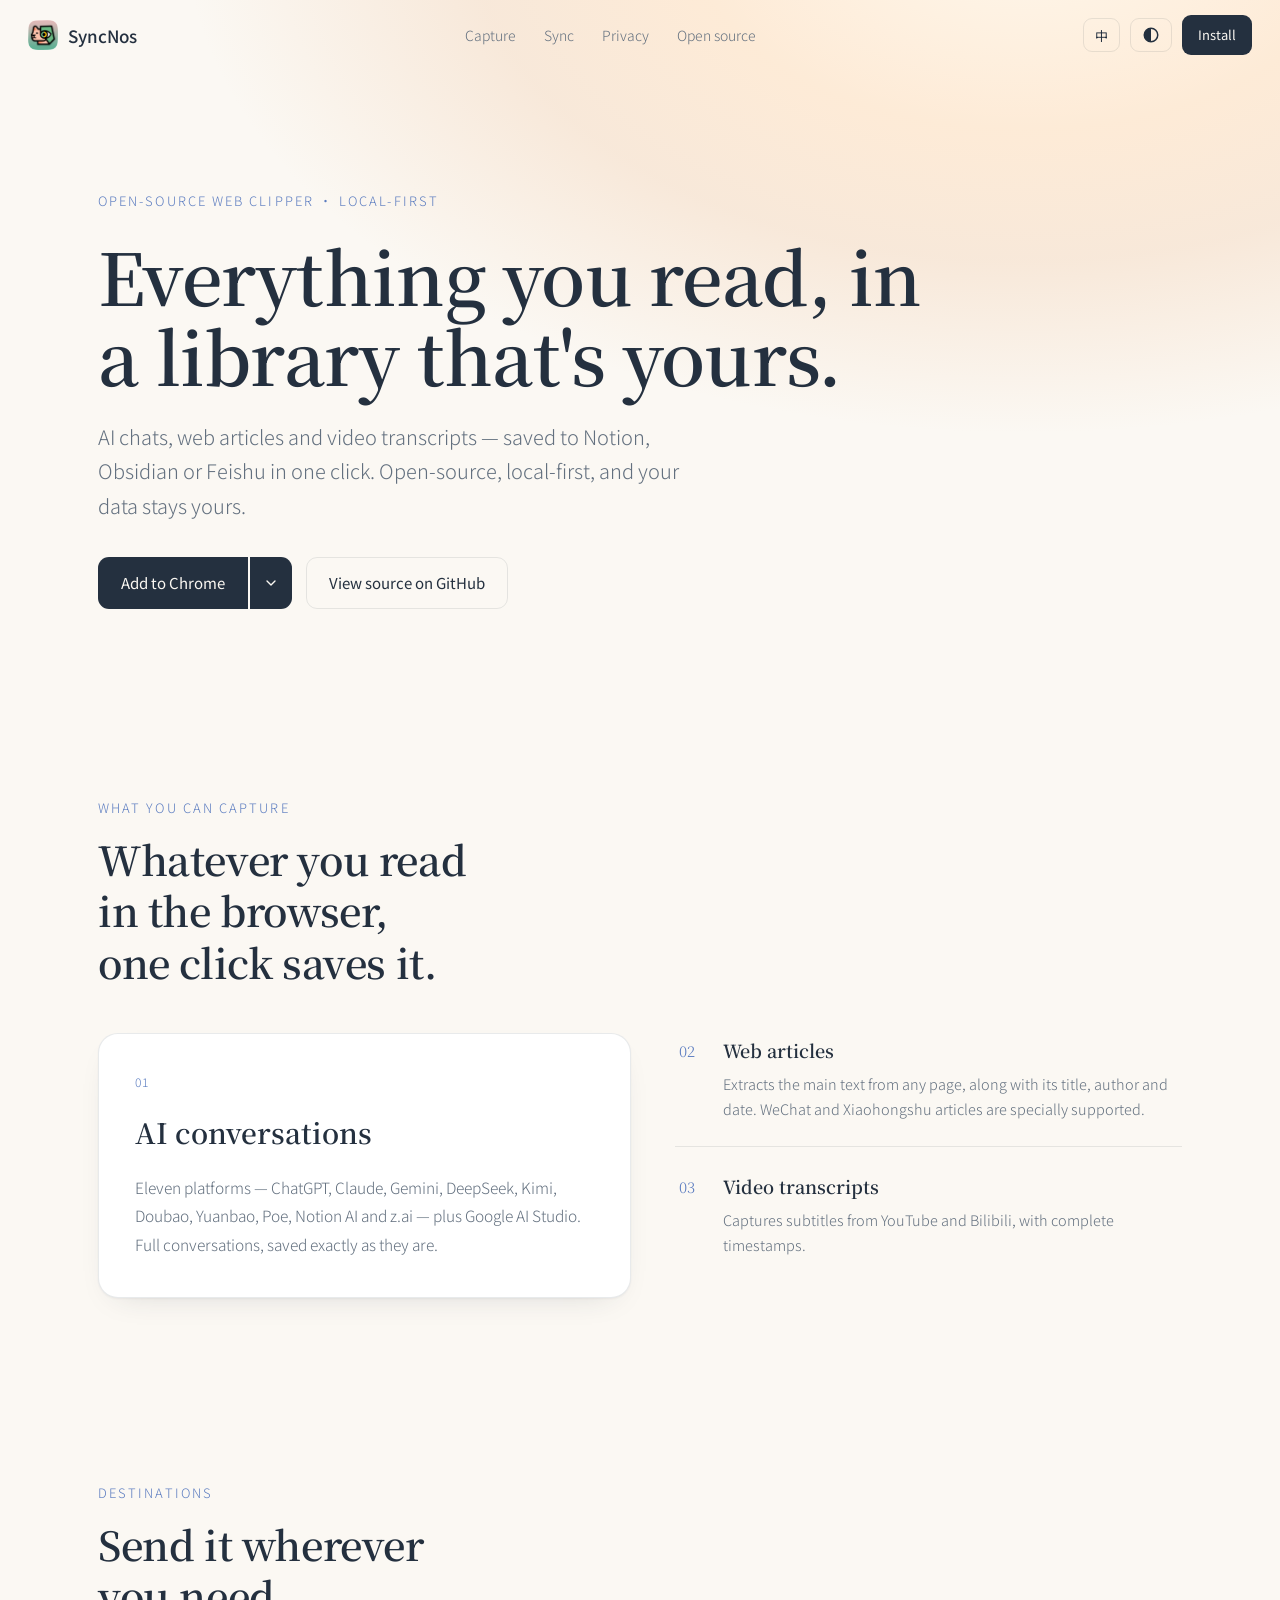
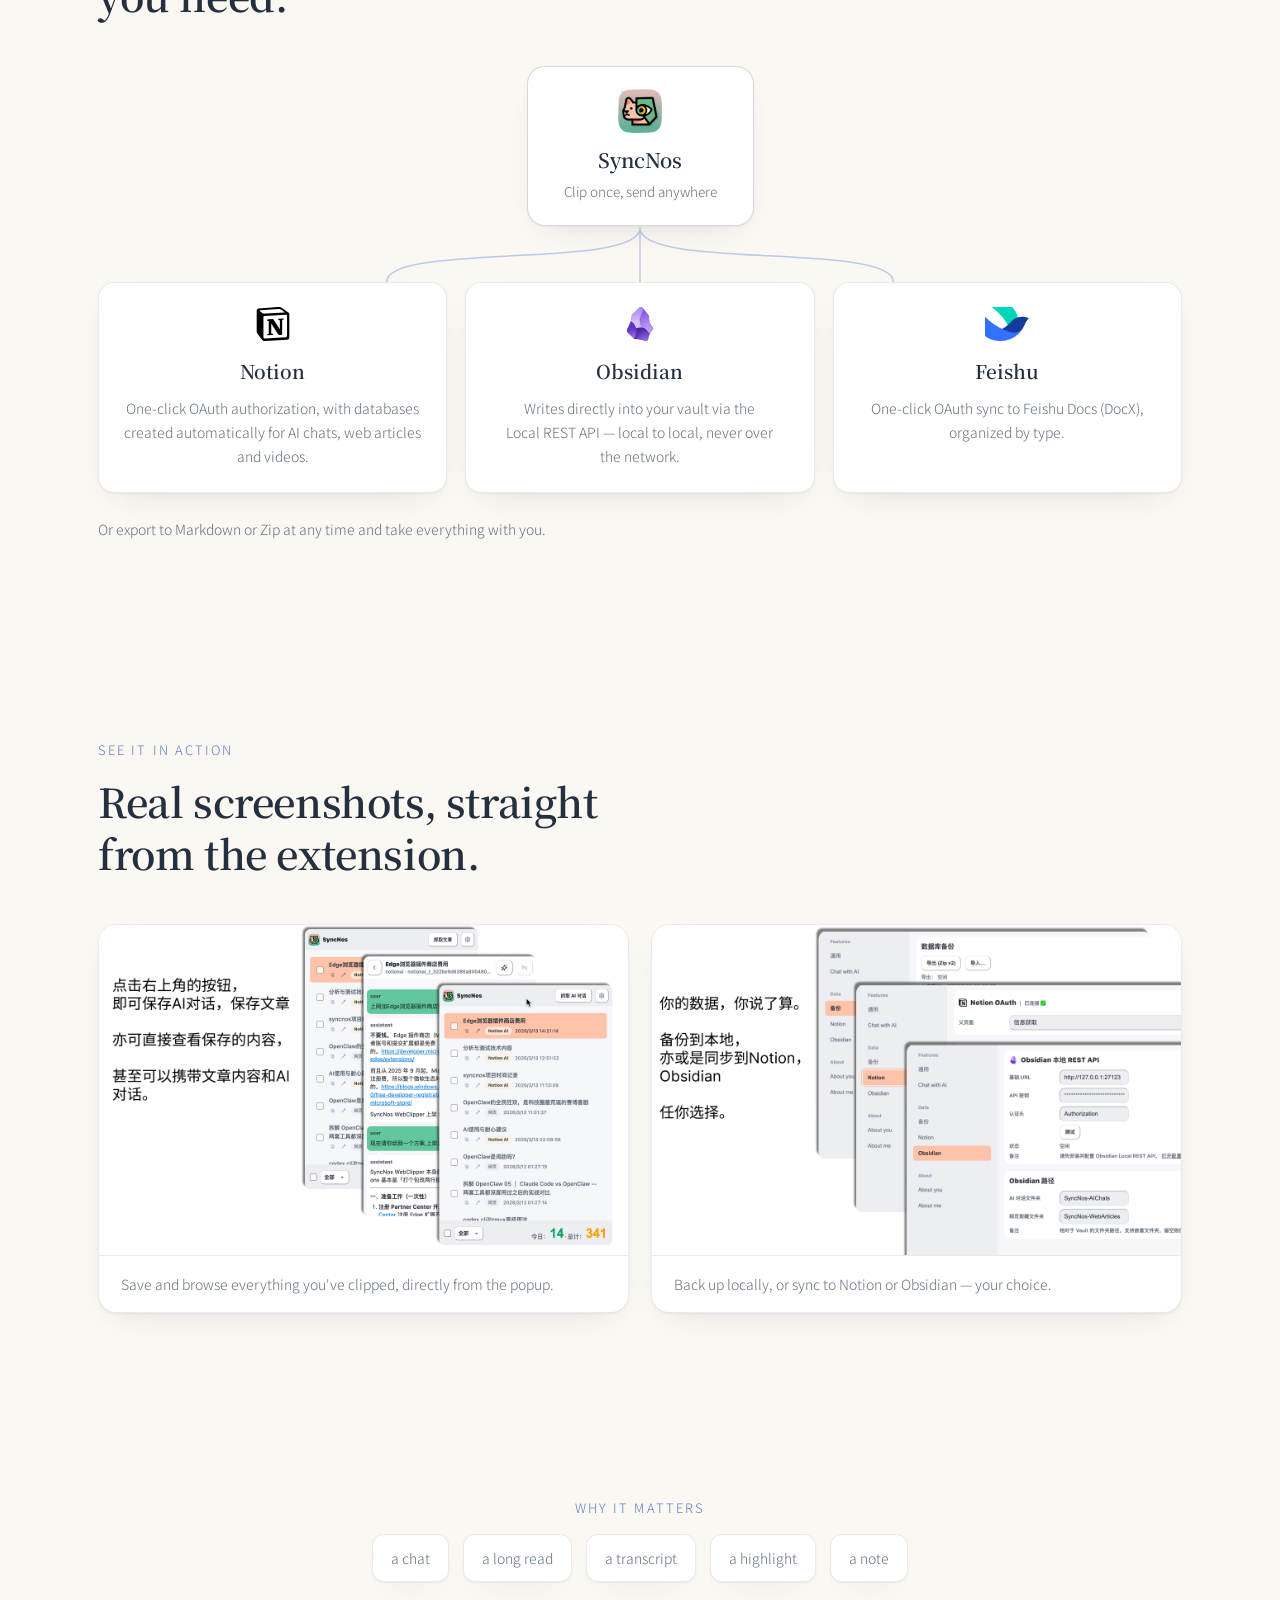
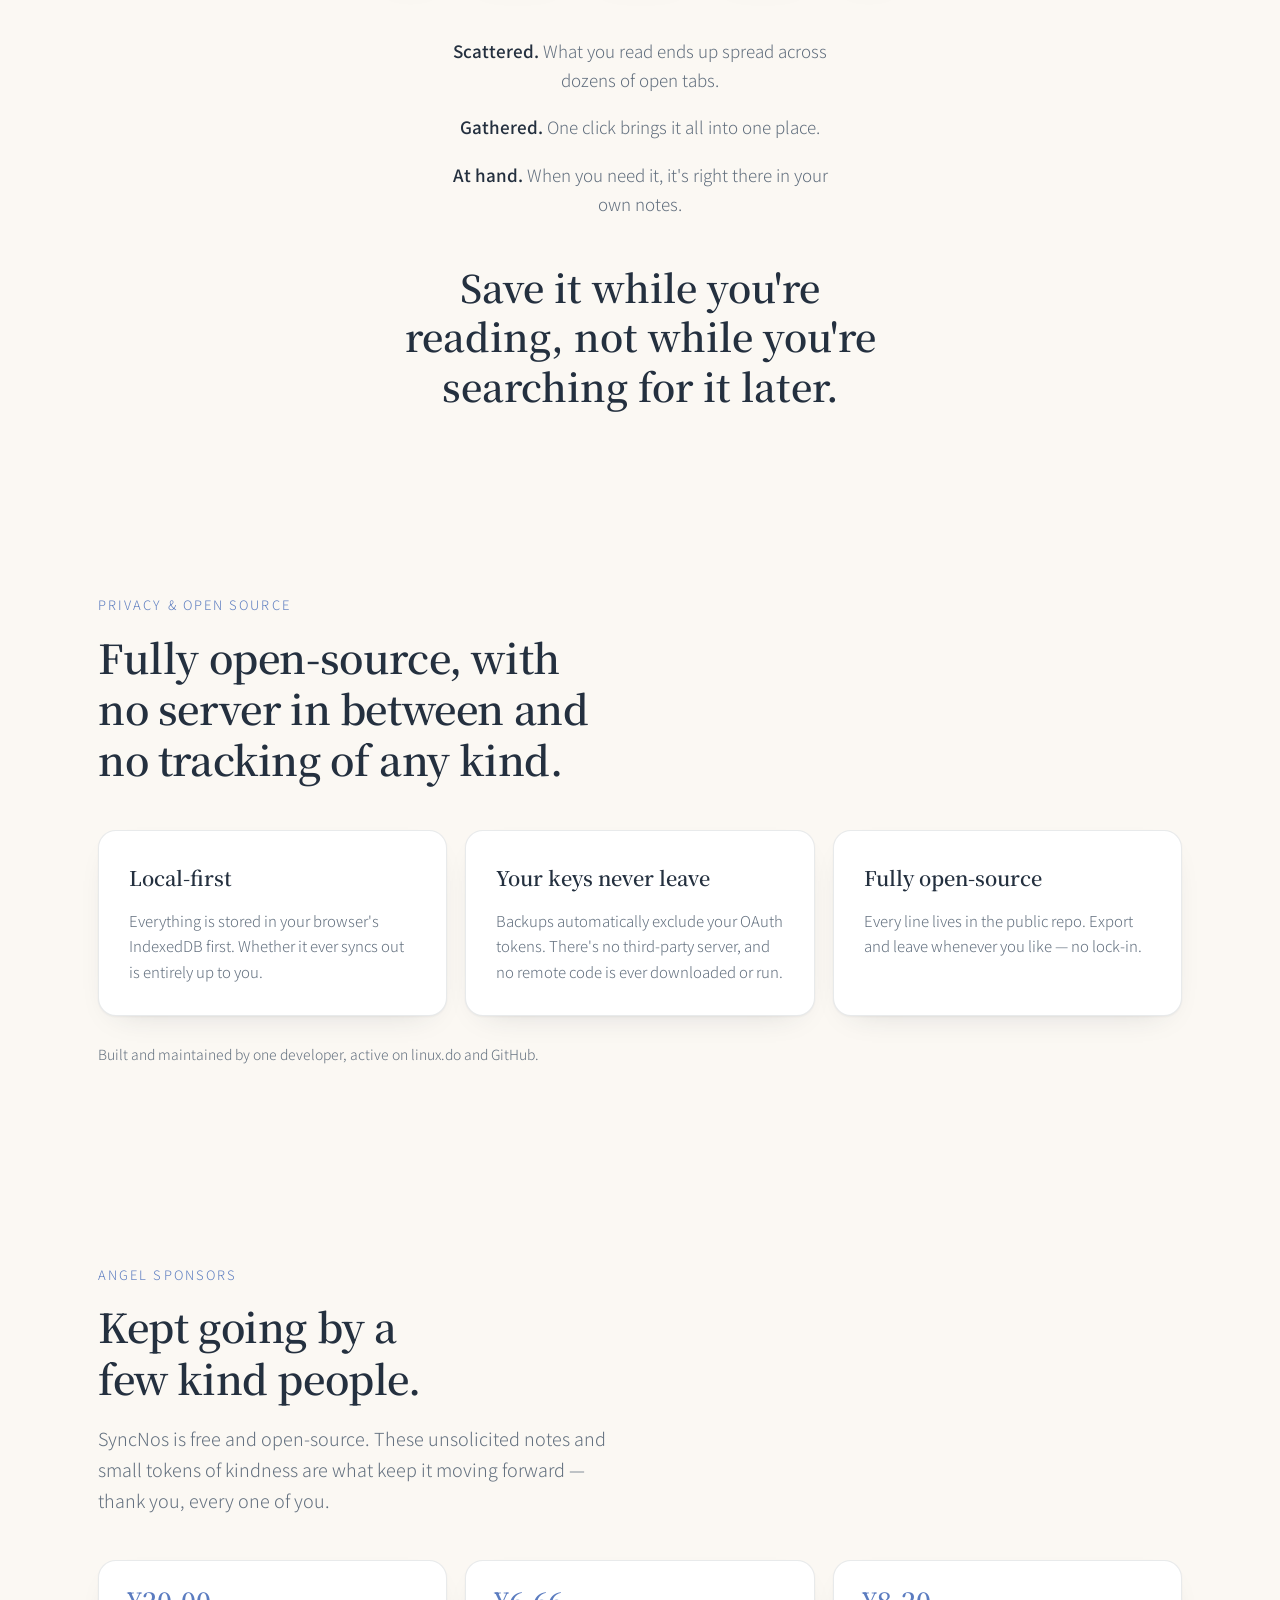
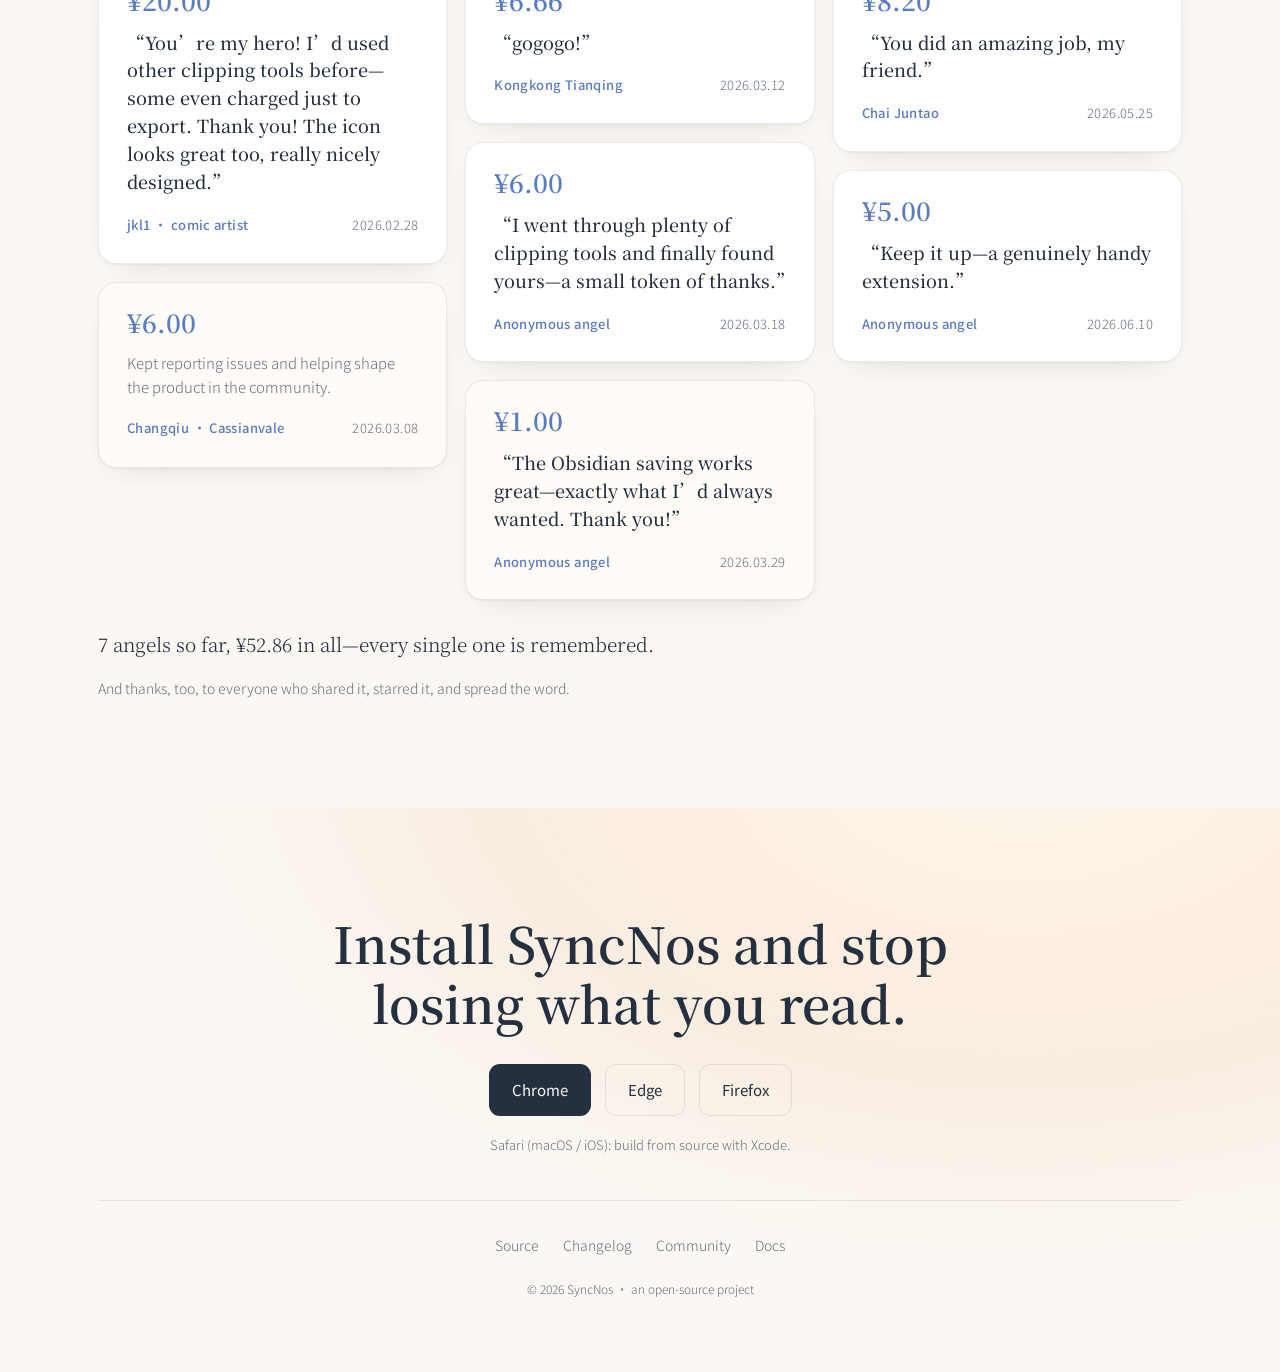
<file: index.html>
<!doctype html>
<html lang="zh" data-theme="light">
    <head>
        <meta charset="UTF-8" />
        <meta name="viewport" content="width=device-width, initial-scale=1" />
        <title>SyncNos · 把读到的一切，存进你自己的知识库</title>
        <meta
            name="description"
            content="SyncNos WebClipper：把 AI 对话、网页文章、视频字幕一键存入 Notion、Obsidian 或飞书。开源、本地优先，数据始终归你所有。"
        />
        <link rel="icon" href="assets/icon-128.png" />
        <link rel="preconnect" href="https://fonts.googleapis.com" />
        <link rel="preconnect" href="https://fonts.gstatic.com" crossorigin />
        <link
            href="https://fonts.googleapis.com/css2?family=Noto+Sans+SC:wght@300;400;500;700&family=Noto+Serif+SC:wght@500;600;700&display=swap"
            rel="stylesheet"
        />
        <link rel="stylesheet" href="styles.css" />
        <script>
            document.documentElement.classList.add("js");
            (function () {
                try {
                    var t =
                        localStorage.getItem("theme") ||
                        (matchMedia("(prefers-color-scheme: dark)").matches
                            ? "dark"
                            : "light");
                    document.documentElement.setAttribute("data-theme", t);
                } catch (e) {}
            })();
        </script>
        <link rel="canonical" href="https://syncnos.github.io/" />
        <meta name="robots" content="index, follow, max-image-preview:large, max-snippet:-1, max-video-preview:-1" />
        <meta name="author" content="SyncNos" />
        <meta name="keywords" content="SyncNos, WebClipper, 网页剪藏, AI 对话保存, Notion 剪藏, Obsidian, 飞书, ChatGPT 导出, 开源, 本地优先" />
        <meta name="theme-color" content="#fbf8f3" media="(prefers-color-scheme: light)" />
        <meta name="theme-color" content="#0f141c" media="(prefers-color-scheme: dark)" />
        <meta name="color-scheme" content="light dark" />
        <meta property="og:type" content="website" />
        <meta property="og:site_name" content="SyncNos" />
        <meta property="og:title" content="SyncNos · 把读到的一切，存进你自己的知识库" />
        <meta property="og:description" content="SyncNos WebClipper：把 AI 对话、网页文章、视频字幕一键存入 Notion、Obsidian 或飞书。开源、本地优先，数据始终归你所有。" />
        <meta property="og:url" content="https://syncnos.github.io/" />
        <meta property="og:image" content="https://syncnos.github.io/assets/og-image.png" />
        <meta property="og:image:width" content="1200" />
        <meta property="og:image:height" content="630" />
        <meta property="og:image:alt" content="SyncNos WebClipper" />
        <meta property="og:locale" content="zh_CN" />
        <meta property="og:locale:alternate" content="en_US" />
        <meta name="twitter:card" content="summary_large_image" />
        <meta name="twitter:title" content="SyncNos · 把读到的一切，存进你自己的知识库" />
        <meta name="twitter:description" content="SyncNos WebClipper：把 AI 对话、网页文章、视频字幕一键存入 Notion、Obsidian 或飞书。开源、本地优先，数据始终归你所有。" />
        <meta name="twitter:image" content="https://syncnos.github.io/assets/og-image.png" />
        <link rel="sitemap" type="application/xml" href="/sitemap.xml" />
        <script type="application/ld+json">{"@context":"https://schema.org","@graph":[{"@type":"WebSite","@id":"https://syncnos.github.io/#website","url":"https://syncnos.github.io/","name":"SyncNos","description":"SyncNos WebClipper：把 AI 对话、网页文章、视频字幕一键存入 Notion、Obsidian 或飞书。开源、本地优先，数据始终归你所有。","inLanguage":"zh-CN"},{"@type":"Organization","@id":"https://syncnos.github.io/#org","name":"SyncNos","url":"https://syncnos.github.io/","logo":"https://syncnos.github.io/assets/icon-128.png","sameAs":["https://github.com/SyncNos/SyncNos-Webclipper","https://linux.do/t/topic/1635410"]},{"@type":"SoftwareApplication","@id":"https://syncnos.github.io/#app","name":"SyncNos WebClipper","applicationCategory":"BrowserApplication","operatingSystem":"Chrome, Microsoft Edge, Firefox","url":"https://syncnos.github.io/","description":"SyncNos WebClipper：把 AI 对话、网页文章、视频字幕一键存入 Notion、Obsidian 或飞书。开源、本地优先，数据始终归你所有。","image":"https://syncnos.github.io/assets/og-image.png","author":{"@id":"https://syncnos.github.io/#org"},"offers":{"@type":"Offer","price":"0","priceCurrency":"USD"},"isAccessibleForFree":true,"license":"https://www.gnu.org/licenses/agpl-3.0.html","downloadUrl":"https://chromewebstore.google.com/detail/syncnos-webclipper/hmgjflllphdffeocddjjcfllifhejpok","featureList":["保存 11 个平台的 AI 对话","提取网页正文（含微信公众号、小红书）","抓取 YouTube / Bilibili 视频字幕","同步到 Notion / Obsidian / 飞书","导出 Markdown 或 Zip"],"sameAs":["https://chromewebstore.google.com/detail/syncnos-webclipper/hmgjflllphdffeocddjjcfllifhejpok","https://microsoftedge.microsoft.com/addons/detail/syncnosaiweb-clipper/ijkpghlfmkbjcgafapjcjahaikmnjncl","https://addons.mozilla.org/firefox/addon/syncnos-webclipper/","https://github.com/SyncNos/SyncNos-Webclipper"]},{"@type":"FAQPage","@id":"https://syncnos.github.io/#faq","mainEntity":[{"@type":"Question","name":"SyncNos 是什么？","acceptedAnswer":{"@type":"Answer","text":"SyncNos 是一款开源、本地优先的浏览器扩展（WebClipper），把 AI 对话、网页文章和视频字幕一键剪藏并同步到 Notion、Obsidian 或飞书。"}},{"@type":"Question","name":"支持哪些浏览器？","acceptedAnswer":{"@type":"Answer","text":"支持 Chrome、Microsoft Edge 和 Firefox。"}},{"@type":"Question","name":"能保存哪些内容？","acceptedAnswer":{"@type":"Answer","text":"可以保存 11 个平台的 AI 对话（ChatGPT、Claude、Gemini、DeepSeek、Kimi、豆包、元宝、Poe、Notion AI、z.ai）与 Google AI Studio；网页正文（含微信公众号、小红书）；以及 YouTube / Bilibili 的视频字幕。"}},{"@type":"Question","name":"免费吗？数据安全吗？","acceptedAnswer":{"@type":"Answer","text":"完全免费且开源。SyncNos 本地优先，数据不经过第三方服务器；Obsidian 通过本地 REST API 直写，数据始终归你所有。"}}]}]}</script>
    </head>
    <body id="top">
        <div class="masthead">
            <header class="nav">
                <a class="brand" href="#top"
                    ><img
                        src="assets/icon-128.png"
                        alt="SyncNos"
                        width="30"
                        height="30"
                    /><span>SyncNos</span></a
                >
                <nav class="nav-links">
                    <a href="#capture" data-en="Capture">采集</a>
                    <a href="#sync" data-en="Sync">同步</a>
                    <a href="#privacy" data-en="Privacy">隐私</a>
                    <a href="#open" data-en="Open source">开源</a>
                </nav>
                <div class="nav-actions">
                    <button
                        id="lang"
                        class="ghost-btn"
                        aria-label="Switch language"
                    >
                        EN
                    </button>
                    <button
                        id="theme"
                        class="ghost-btn"
                        aria-label="Toggle dark mode"
                    >
                        <svg
                            viewBox="0 0 24 24"
                            width="18"
                            height="18"
                            aria-hidden="true"
                        >
                            <circle
                                cx="12"
                                cy="12"
                                r="9"
                                fill="none"
                                stroke="currentColor"
                                stroke-width="2"
                            />
                            <path d="M12 3a9 9 0 000 18z" fill="currentColor" />
                        </svg>
                    </button>
                    <a
                        class="btn btn-sm"
                        data-install="nav"
                        href="https://chromewebstore.google.com/detail/syncnos-webclipper/hmgjflllphdffeocddjjcfllifhejpok"
                        data-en="Install"
                        >安装</a
                    >
                </div>
            </header>

            <section class="hero">
                <div class="wrap">
                    <p
                        class="eyebrow reveal"
                        data-en="Open-source web clipper · local-first"
                    >
                        开源浏览器剪藏 · 本地优先
                    </p>
                    <h1
                        class="reveal"
                        data-d="1"
                        data-en="Everything you read, in a library that's yours."
                    >
                        把读到的一切，存进你自己的知识库。
                    </h1>
                    <p
                        class="lead reveal"
                        data-d="2"
                        data-en="AI chats, web articles and video transcripts — saved to Notion, Obsidian or Feishu in one click. Open-source, local-first, and your data stays yours."
                    >
                        AI 对话、网页文章、视频字幕，一键存入 Notion、Obsidian
                        或飞书。开源、本地优先，数据始终归你所有。
                    </p>
                    <div class="cta-row reveal" data-d="3">
                        <div class="install-split">
                            <a
                                class="btn install-main"
                                data-install="hero"
                                href="https://chromewebstore.google.com/detail/syncnos-webclipper/hmgjflllphdffeocddjjcfllifhejpok"
                                data-en="Install free"
                                >免费安装</a
                            >
                            <button
                                class="btn install-toggle"
                                aria-haspopup="true"
                                aria-expanded="false"
                                aria-label="其他浏览器版本"
                            >
                                <svg
                                    viewBox="0 0 24 24"
                                    width="16"
                                    height="16"
                                    aria-hidden="true"
                                >
                                    <path
                                        d="M6 9l6 6 6-6"
                                        fill="none"
                                        stroke="currentColor"
                                        stroke-width="2"
                                        stroke-linecap="round"
                                        stroke-linejoin="round"
                                    />
                                </svg>
                            </button>
                            <div class="install-menu" role="menu">
                                <a
                                    role="menuitem"
                                    data-menu-store="chrome"
                                    href="https://chromewebstore.google.com/detail/syncnos-webclipper/hmgjflllphdffeocddjjcfllifhejpok"
                                    >Chrome</a
                                >
                                <a
                                    role="menuitem"
                                    data-menu-store="edge"
                                    href="https://microsoftedge.microsoft.com/addons/detail/syncnosaiweb-clipper/ijkpghlfmkbjcgafapjcjahaikmnjncl"
                                    >Edge</a
                                >
                                <a
                                    role="menuitem"
                                    data-menu-store="firefox"
                                    href="https://addons.mozilla.org/firefox/addon/syncnos-webclipper/"
                                    >Firefox</a
                                >
                            </div>
                        </div>
                        <a
                            class="btn btn-ghost"
                            href="https://github.com/SyncNos/SyncNos-Webclipper"
                            data-en="View source on GitHub"
                            >在 GitHub 查看源码</a
                        >
                    </div>
                </div>
            </section>
        </div>

        <section id="capture">
            <div class="wrap">
                <p class="sec-eyebrow reveal" data-en="What you can capture">
                    采集范围
                </p>
                <h2 class="sec-title reveal" data-en="Whatever you read in the browser, one click saves it.">
                    在浏览器中读到的内容，一键即可保存。
                </h2>
                <div class="capture-lay">
                    <div class="feature reveal">
                        <span class="tag num-lead">01</span>
                        <h3 data-en="AI conversations">AI 对话</h3>
                        <p data-en="Eleven platforms — ChatGPT, Claude, Gemini, DeepSeek, Kimi, Doubao, Yuanbao, Poe, Notion AI and z.ai — plus Google AI Studio. Full conversations, saved exactly as they are.">
                            覆盖 ChatGPT、Claude、Gemini、DeepSeek、Kimi、豆包、元宝、Poe、Notion AI、z.ai 共 11 个平台，另支持 Google AI Studio。完整对话，原样保存。
                        </p>
                    </div>
                    <ol class="numlist">
                        <li class="reveal" data-d="1">
                            <span class="num">02</span>
                            <div class="num-body">
                                <h3 data-en="Web articles">网页文章</h3>
                                <p data-en="Extracts the main text from any page, along with its title, author and date. WeChat and Xiaohongshu articles are specially supported.">
                                    一键提取任意网页正文，并保留标题、作者与发布时间。微信公众号、小红书图文均已专门适配。
                                </p>
                            </div>
                        </li>
                        <li class="reveal" data-d="2">
                            <span class="num">03</span>
                            <div class="num-body">
                                <h3 data-en="Video transcripts">视频字幕</h3>
                                <p data-en="Captures subtitles from YouTube and Bilibili, with complete timestamps.">
                                    抓取 YouTube、Bilibili 的字幕，完整保留时间戳。
                                </p>
                            </div>
                        </li>
                    </ol>
                </div>
            </div>
        </section>

        <section id="sync">
            <div class="wrap">
                <p class="sec-eyebrow reveal" data-en="Destinations">
                    同步去向
                </p>
                <h2 class="sec-title reveal" data-en="Send it wherever you need.">
                    存到哪里，由你决定。
                </h2>
                <div class="flow">
                    <div class="hub reveal">
                        <img class="hub-ico" src="assets/icon-128.png" alt="SyncNos" width="44" height="44" />
                        <div class="hub-name">SyncNos</div>
                        <div class="hub-sub" data-en="Clip once, send anywhere">剪藏一次，去向由你</div>
                    </div>
                    <svg class="flow-tree" viewBox="0 0 600 56" preserveAspectRatio="none" aria-hidden="true">
                        <path d="M300 2 C300 44 100 16 100 56 M300 2 C300 26 300 32 300 56 M300 2 C300 44 500 16 500 56" fill="none" stroke-width="1.5" stroke-linecap="round" vector-effect="non-scaling-stroke" />
                    </svg>
                    <div class="dests">
                        <div class="dest reveal">
                            <img class="ico ico-invert" src="assets/notion.svg" alt="Notion" />
                            <h3>Notion</h3>
                            <p data-en="One-click OAuth authorization, with databases created automatically for AI chats, web articles and videos.">
                                OAuth 一键授权，自动创建数据库，AI 对话、网页与视频分类归档。
                            </p>
                        </div>
                        <div class="dest reveal" data-d="1">
                            <img class="ico" src="assets/obsidian.svg" alt="Obsidian" />
                            <h3>Obsidian</h3>
                            <p data-en="Writes directly into your vault via the Local REST API — local to local, never over the network.">
                                通过 Local REST API 直接写入本地 vault，全程不经过网络。
                            </p>
                        </div>
                        <div class="dest reveal" data-d="2">
                            <img class="ico" src="assets/feishu.png" alt="Feishu" />
                            <h3 data-en="Feishu">飞书</h3>
                            <p data-en="One-click OAuth sync to Feishu Docs (DocX), organized by type.">
                                OAuth 授权，一键同步至飞书云文档（DocX），按类型分类整理。
                            </p>
                        </div>
                    </div>
                </div>
                <p class="note reveal" data-en="Or export to Markdown or Zip at any time and take everything with you.">
                    也可随时导出 Markdown 或 Zip 备份，完整带走。
                </p>
            </div>
        </section>

        <section id="showcase">
            <div class="wrap">
                <p class="sec-eyebrow reveal" data-en="See it in action">
                    实际界面
                </p>
                <h2
                    class="sec-title reveal"
                    data-en="Real screenshots, straight from the extension."
                >
                    以下均为扩展中的真实界面。
                </h2>
                <div class="shots">
                    <figure class="shot reveal">
                        <img src="assets/popup.png" alt="SyncNos popup" />
                        <figcaption
                            data-en="Save and browse everything you've clipped, directly from the popup."
                        >
                            在弹窗中一键保存，并浏览已剪藏的对话与文章。
                        </figcaption>
                    </figure>
                    <figure class="shot reveal" data-d="1">
                        <img src="assets/settings.png" alt="SyncNos settings" />
                        <figcaption
                            data-en="Back up locally, or sync to Notion or Obsidian — your choice."
                        >
                            本地备份，或同步至 Notion、Obsidian，由你选择。
                        </figcaption>
                    </figure>
                </div>
            </div>
        </section>

        <section id="story" class="story">
            <div class="wrap">
                <p class="sec-eyebrow reveal" data-en="Why it matters">
                    为什么选择它
                </p>
                <div class="gather">
                    <span class="frag" data-en="a chat">一条对话</span>
                    <span class="frag" data-en="a long read">一篇长文</span>
                    <span class="frag" data-en="a transcript">一段字幕</span>
                    <span class="frag" data-en="a highlight">一处划线</span>
                    <span class="frag" data-en="a note">一条笔记</span>
                </div>
                <p class="phase reveal">
                    <b data-en="Scattered.">散落。</b>
                    <span
                        data-en="What you read ends up spread across dozens of open tabs."
                        >读过的内容，分散在几十个未关闭的标签页中。</span
                    >
                </p>
                <p class="phase reveal" data-d="1">
                    <b data-en="Gathered.">收拢。</b>
                    <span data-en="One click brings it all into one place."
                        >一键保存，汇聚到同一处。</span
                    >
                </p>
                <p class="phase reveal" data-d="2">
                    <b data-en="At hand.">取用。</b>
                    <span
                        data-en="When you need it, it's right there in your own notes."
                        >需要时，随时回到你自己的笔记中。</span
                    >
                </p>
                <p
                    class="big reveal"
                    data-d="3"
                    data-en="Save it while you're reading, not while you're searching for it later."
                >
                    在阅读时即保存，而非事后四处查找。
                </p>
            </div>
        </section>

        <section id="privacy" class="privacy">
            <div class="wrap">
                <p
                    class="sec-eyebrow reveal"
                    data-en="Privacy &amp; open source"
                >
                    隐私 & 开源
                </p>
                <h2
                    class="sec-title reveal"
                    id="open"
                    data-en="Fully open-source, with no server in between and no tracking of any kind."
                >
                    代码完全开源，没有中间服务器，也不收集你的任何数据。
                </h2>
                <div class="bento">
                    <div class="card reveal">
                        <h3 data-en="Local-first">本地优先</h3>
                        <p
                            data-en="Everything is stored in your browser's IndexedDB first. Whether it ever syncs out is entirely up to you."
                        >
                            内容首先存储在浏览器的 IndexedDB
                            中，是否同步至别处，完全由你决定。
                        </p>
                    </div>
                    <div class="card reveal" data-d="1">
                        <h3 data-en="Your keys never leave">密钥不出本机</h3>
                        <p
                            data-en="Backups automatically exclude your OAuth tokens. There's no third-party server, and no remote code is ever downloaded or run."
                        >
                            备份自动排除 OAuth
                            令牌；没有第三方服务器，也不会下载或执行任何远程代码。
                        </p>
                    </div>
                    <div class="card reveal" data-d="2">
                        <h3 data-en="Fully open-source">完全开源</h3>
                        <p
                            data-en="Every line lives in the public repo. Export and leave whenever you like — no lock-in."
                        >
                            每一行代码都在开源仓库中，随时可导出离开，绝不锁定。
                        </p>
                    </div>
                </div>
                <p
                    class="community reveal"
                    data-en="Built and maintained by one developer, active on linux.do and GitHub."
                >
                    由个人独立开发与维护，活跃于 linux.do 与 GitHub。
                </p>
            </div>
        </section>

        <section id="sponsors" class="sponsors">
            <div class="wrap">
                <p class="sec-eyebrow reveal" data-en="Angel sponsors">
                    天使赞助者
                </p>
                <h2
                    class="sec-title reveal"
                    data-en="Kept going by a few kind people."
                >
                    因为一些温暖的人，它得以持续。
                </h2>
                <p
                    class="sponsors-lead reveal"
                    data-en="SyncNos is free and open-source. These unsolicited notes and small tokens of kindness are what keep it moving forward — thank you, every one of you."
                >
                    SyncNos 始终免费、开源。这些不期而至的留言与心意，是它持续前行的动力——谢谢你们每一位。
                </p>
                <div class="sponsors-grid">
                    <figure class="sponsor reveal">
                        <div class="sponsor-amt">¥20.00</div>
                        <blockquote
                            data-en="&ldquo;You&rsquo;re my hero! I&rsquo;d used other clipping tools before—some even charged just to export. Thank you! The icon looks great too, really nicely designed.&rdquo;"
                        >
                            「你是我的神！之前用过别的剪藏工具，导出文件竟然还要收费。感谢佬～图标也很好看，很有设计感。」
                        </blockquote>
                        <figcaption>
                            <a
                                class="sp-name"
                                href="https://linux.do/u/jkl1/summary"
                                data-en="jkl1 · comic artist"
                                >漫画美术家 jkl1</a
                            >
                            <span class="sp-date">2026.02.28</span>
                        </figcaption>
                    </figure>
                    <figure class="sponsor reveal" data-d="1">
                        <div class="sponsor-amt">¥6.00</div>
                        <p
                            class="sponsor-note"
                            data-en="Kept reporting issues and helping shape the product in the community."
                        >
                            在社区一路反馈问题、共建产品。
                        </p>
                        <figcaption>
                            <a
                                class="sp-name"
                                href="https://linux.do/u/cassianvale/summary"
                                data-en="Changqiu · Cassianvale"
                                >长秋 Cassianvale</a
                            >
                            <span class="sp-date">2026.03.08</span>
                        </figcaption>
                    </figure>
                    <figure class="sponsor reveal" data-d="2">
                        <div class="sponsor-amt">¥6.66</div>
                        <blockquote data-en="&ldquo;gogogo!&rdquo;">
                            「gogogo！」
                        </blockquote>
                        <figcaption>
                            <span class="sp-name" data-en="Kongkong Tianqing"
                                >空空天晴</span
                            >
                            <span class="sp-date">2026.03.12</span>
                        </figcaption>
                    </figure>
                    <figure class="sponsor reveal">
                        <div class="sponsor-amt">¥6.00</div>
                        <blockquote
                            data-en="&ldquo;I went through plenty of clipping tools and finally found yours—a small token of thanks.&rdquo;"
                        >
                            「折腾了很多剪藏工具，终于找到你了，一点小小的心意。」
                        </blockquote>
                        <figcaption>
                            <span class="sp-name" data-en="Anonymous angel"
                                >匿名天使</span
                            >
                            <span class="sp-date">2026.03.18</span>
                        </figcaption>
                    </figure>
                    <figure class="sponsor reveal" data-d="1">
                        <div class="sponsor-amt">¥1.00</div>
                        <blockquote
                            data-en="&ldquo;The Obsidian saving works great—exactly what I&rsquo;d always wanted. Thank you!&rdquo;"
                        >
                            「保存 ob 软件好用！一直想要的这样的，感谢！」
                        </blockquote>
                        <figcaption>
                            <span class="sp-name" data-en="Anonymous angel"
                                >匿名天使</span
                            >
                            <span class="sp-date">2026.03.29</span>
                        </figcaption>
                    </figure>
                    <figure class="sponsor reveal" data-d="2">
                        <div class="sponsor-amt">¥8.20</div>
                        <blockquote
                            data-en="&ldquo;You did an amazing job, my friend.&rdquo;"
                        >
                            「你做的太棒了，兄弟。」
                        </blockquote>
                        <figcaption>
                            <span class="sp-name" data-en="Chai Juntao"
                                >柴俊涛</span
                            >
                            <span class="sp-date">2026.05.25</span>
                        </figcaption>
                    </figure>
                    <figure class="sponsor reveal">
                        <div class="sponsor-amt">¥5.00</div>
                        <blockquote
                            data-en="&ldquo;Keep it up—a genuinely handy extension.&rdquo;"
                        >
                            「加油，很好用的一个插件。」
                        </blockquote>
                        <figcaption>
                            <span class="sp-name" data-en="Anonymous angel"
                                >匿名天使</span
                            >
                            <span class="sp-date">2026.06.10</span>
                        </figcaption>
                    </figure>
                </div>
                <p
                    class="sponsors-total reveal"
                    data-en="7 angels so far, ¥52.86 in all—every single one is remembered."
                >
                    至今共 7 位天使、累计 ¥52.86 —— 每一笔，都记在心里。
                </p>
                <p class="sponsors-names reveal">
                    <span data-en="And thanks, too, to "
                        >也谢谢</span
                    >
                    <span
                        data-en="everyone who shared it, starred it, and spread the word."
                        >每一位转发、点亮 Star、口口相传的你。</span
                    >
                </p>
            </div>
        </section>

        <footer class="foot">
            <div class="wrap">
                <p
                    class="big reveal"
                    data-en="Install SyncNos and stop losing what you read."
                >
                    立即安装 SyncNos，不再遗失你读过的内容。
                </p>
                <div class="store-row reveal" data-d="1" id="get">
                    <a
                        class="btn"
                        data-store="chrome"
                        href="https://chromewebstore.google.com/detail/syncnos-webclipper/hmgjflllphdffeocddjjcfllifhejpok"
                        >Chrome</a
                    >
                    <a
                        class="btn btn-ghost"
                        data-store="edge"
                        href="https://microsoftedge.microsoft.com/addons/detail/syncnosaiweb-clipper/ijkpghlfmkbjcgafapjcjahaikmnjncl"
                        >Edge</a
                    >
                    <a
                        class="btn btn-ghost"
                        data-store="firefox"
                        href="https://addons.mozilla.org/firefox/addon/syncnos-webclipper/"
                        >Firefox</a
                    >
                </div>
                <p
                    class="safari-note reveal"
                    data-d="1"
                    data-en="Safari (macOS / iOS): build from source with Xcode."
                >
                    Safari（macOS / iOS）：可通过 Xcode 从源码构建。
                </p>
                <div class="foot-links reveal">
                    <a
                        href="https://github.com/SyncNos/SyncNos-Webclipper"
                        data-en="Source"
                        >GitHub 源码</a
                    >
                    <a
                        href="https://github.com/SyncNos/SyncNos-Webclipper/releases"
                        data-en="Changelog"
                        >更新日志</a
                    >
                    <a
                        href="https://linux.do/t/topic/1635410"
                        data-en="Community"
                        >linux.do 社区</a
                    >
                    <a
                        href="https://chiimagnus.notion.site/syncnos"
                        data-en="Docs"
                        >文档</a
                    >
                </div>
                <p class="copyright">
                    © 2026 SyncNos ·
                    <span data-en="an open-source project">开源项目</span>
                </p>
            </div>
        </footer>
        <script src="main.js"></script>
    </body>
</html>
</file>
<file: styles.css>
:root {
    --bg: #fbf8f3;
    --surface: #ffffff;
    --surface-2: #fffcf8;
    --ink: #24303f;
    --muted: #63707f;
    --line: rgba(36, 48, 63, 0.1);
    --sky: #5b7cc0;
    --sky-2: #7aa0df;
    --dawn: #e9b79c;
    --haze: #f5e9de;
    --shadow: 0 20px 50px -26px rgba(36, 48, 63, 0.3);
    --card-shadow:
        0 1px 2px rgba(36, 48, 63, 0.05),
        0 12px 32px -20px rgba(36, 48, 63, 0.22);
    --line-strong: rgba(36, 48, 63, 0.18);
    --serif: "Noto Serif SC", "Noto Serif CJK SC", "Songti SC", Georgia, serif;
    --sans:
        "Noto Sans SC", "Noto Sans CJK SC", -apple-system, BlinkMacSystemFont,
        "Segoe UI", Arial, sans-serif;
    --maxw: 1140px;
    --hero-glow: radial-gradient(
        1200px 720px at 80% -10%,
        rgba(255, 247, 235, 0.96),
        rgba(255, 226, 196, 0.6) 28%,
        rgba(240, 196, 158, 0.3) 46%,
        rgba(251, 248, 243, 0) 70%
    );
}
[data-theme="dark"] {
    --bg: #0f141c;
    --surface: #141c28;
    --surface-2: #121822;
    --ink: #f7faff;
    --muted: #9aa7bc;
    --line: rgba(255, 255, 255, 0.09);
    --sky: #8fb0ea;
    --sky-2: #8fb0ea;
    --dawn: #e9b79c;
    --haze: #1a2432;
    --shadow: 0 26px 64px -30px rgba(0, 0, 0, 0.72);
    --card-shadow:
        0 1px 2px rgba(0, 0, 0, 0.3),
        0 14px 36px -22px rgba(0, 0, 0, 0.6);
    --line-strong: rgba(255, 255, 255, 0.16);
    --hero-glow: radial-gradient(
        1000px 640px at 80% -12%,
        rgba(143, 176, 234, 0.15),
        rgba(143, 176, 234, 0.05) 42%,
        rgba(15, 20, 28, 0) 68%
    );
}
* {
    box-sizing: border-box;
}
h1,
h2,
h3,
.sec-title,
.big {
    text-wrap: balance;
}
.lead,
.card p,
.dest p,
.phase,
.note,
figcaption,
.community,
.safari-note {
    text-wrap: pretty;
}
html {
    scroll-behavior: smooth;
}
body {
    margin: 0;
    background: var(--bg);
    color: var(--ink);
    font-family: var(--sans);
    font-weight: 300;
    line-height: 1.72;
    -webkit-font-smoothing: antialiased;
    transition:
        background 1.8s cubic-bezier(0.3, 0.5, 0.7, 0.5),
        color 1.8s cubic-bezier(0.3, 0.5, 0.7, 0.5);
}
img {
    max-width: 100%;
    display: block;
}
a {
    color: inherit;
    text-decoration: none;
}
b {
    font-weight: 500;
}
.wrap {
    max-width: var(--maxw);
    margin: 0 auto;
    padding: 0 28px;
}

.nav {
    display: flex;
    align-items: center;
    justify-content: space-between;
    gap: 20px;
    padding: 15px 28px;
    position: relative;
    background: transparent;
}
.brand {
    display: flex;
    align-items: center;
    gap: 10px;
    font-weight: 500;
    font-size: 17px;
}
.brand img {
    border-radius: 8px;
}
.nav-links {
    display: flex;
    gap: 28px;
    font-size: 14px;
    color: var(--muted);
}
.nav-links a:hover {
    color: var(--ink);
}
.nav-actions {
    display: flex;
    align-items: center;
    gap: 10px;
}
.ghost-btn {
    background: none;
    border: 1px solid var(--line);
    color: var(--ink);
    height: 34px;
    min-width: 34px;
    padding: 0 11px;
    border-radius: 9px;
    cursor: pointer;
    font-family: inherit;
    font-size: 13px;
    display: inline-flex;
    align-items: center;
    justify-content: center;
    transition:
        border-color 0.2s,
        background 0.2s;
}
.ghost-btn:hover {
    border-color: var(--sky);
}
.btn {
    display: inline-flex;
    align-items: center;
    justify-content: center;
    gap: 8px;
    background: var(--ink);
    color: var(--bg);
    padding: 12px 22px;
    border-radius: 11px;
    font-weight: 400;
    font-size: 15px;
    cursor: pointer;
    transition:
        transform 0.2s,
        box-shadow 0.2s,
        opacity 0.2s;
    border: 1px solid transparent;
}
.btn:hover {
    transform: translateY(-1px);
    box-shadow: var(--card-shadow);
}
.btn-sm {
    padding: 8px 15px;
    font-size: 13px;
    border-radius: 9px;
}
.btn-ghost {
    background: transparent;
    color: var(--ink);
    border: 1px solid var(--line);
}
.btn-ghost:hover {
    border-color: var(--sky);
}
.install-split {
    position: relative;
    display: inline-flex;
    align-items: stretch;
    gap: 1.5px;
}
.install-main {
    border-top-right-radius: 0;
    border-bottom-right-radius: 0;
}
.install-toggle {
    padding: 12px 12px;
    border-top-left-radius: 0;
    border-bottom-left-radius: 0;
}
.install-toggle svg {
    transition: transform 0.2s;
}
.install-split.open .install-toggle svg {
    transform: rotate(180deg);
}
.install-menu {
    position: absolute;
    top: calc(100% + 8px);
    left: 0;
    min-width: 100%;
    background: var(--bg);
    border: 1px solid var(--line);
    border-radius: 12px;
    box-shadow: var(--card-shadow);
    padding: 6px;
    display: none;
    z-index: 20;
}
.install-split.open .install-menu {
    display: block;
}
.install-menu a {
    display: block;
    padding: 9px 14px;
    border-radius: 8px;
    color: var(--ink);
    font-size: 14px;
    white-space: nowrap;
}
.install-menu a:hover {
    background: var(--line);
}
@media (max-width: 720px) {
    .nav-links {
        display: none;
    }
}

.masthead {
    position: relative;
    overflow: hidden;
}
.masthead::before {
    content: "";
    position: absolute;
    inset: 0;
    background: var(--hero-glow);
    pointer-events: none;
}
.hero {
    position: relative;
    padding: 120px 0 96px;
}
.hero .wrap {
    position: relative;
}
.eyebrow {
    font-size: 13px;
    letter-spacing: 0.16em;
    text-transform: uppercase;
    color: var(--sky);
    margin: 0 0 22px;
}
.hero h1 {
    font-family: var(--serif);
    font-weight: 600;
    font-size: clamp(38px, 6vw, 72px);
    line-height: 1.12;
    margin: 0 0 24px;
    letter-spacing: -0.01em;
}
.lead {
    font-size: clamp(17px, 2vw, 20px);
    color: var(--muted);
    max-width: 54ch;
    margin: 0 0 34px;
}
.cta-row {
    display: flex;
    gap: 14px;
    flex-wrap: wrap;
    align-items: center;
}
section {
    padding: 92px 0;
}
.sec-eyebrow {
    font-size: 13px;
    letter-spacing: 0.16em;
    text-transform: uppercase;
    color: var(--sky);
    margin: 0 0 14px;
}
.sec-title {
    font-family: var(--serif);
    font-weight: 600;
    font-size: clamp(26px, 3.4vw, 40px);
    line-height: 1.28;
    margin: 0 0 46px;
    letter-spacing: -0.01em;
    max-width: 22ch;
}

.bento {
    display: grid;
    grid-template-columns: repeat(3, 1fr);
    gap: 18px;
}
.card {
    background: var(--surface);
    border: 1px solid var(--line);
    border-radius: 18px;
    padding: 30px;
    box-shadow: var(--card-shadow);
}
.card .tag {
    font-size: 12px;
    color: var(--sky);
    letter-spacing: 0.1em;
    text-transform: uppercase;
    margin: 0 0 16px;
    display: block;
}
.card h3 {
    font-family: var(--serif);
    font-weight: 600;
    font-size: 20px;
    margin: 0 0 12px;
}
.card p {
    margin: 0;
    color: var(--muted);
    font-size: 15px;
}
@media (max-width: 820px) {
    .bento {
        grid-template-columns: 1fr;
    }
}

.dest {
    background: var(--surface);
    border: 1px solid var(--line);
    border-radius: 16px;
    padding: 24px 22px;
    box-shadow: var(--card-shadow);
    text-align: center;
}
.dest .ico {
    height: 34px;
    width: auto;
    margin: 0 auto 14px;
}
[data-theme="dark"] .ico-invert {
    filter: invert(1);
}
.alt-install {
    margin: 14px 0 0;
    font-size: 13px;
}
.alt-install a {
    color: var(--muted);
    border-bottom: 1px solid transparent;
    transition:
        color 0.2s,
        border-color 0.2s;
}
.alt-install a:hover {
    color: var(--ink);
    border-color: var(--line);
}
.dest h3 {
    font-family: var(--serif);
    font-weight: 600;
    font-size: 19px;
    margin: 0 0 8px;
}
.dest p {
    margin: 0;
    color: var(--muted);
    font-size: 14px;
}
.note {
    margin-top: 24px;
    color: var(--muted);
    font-size: 14px;
}

.shots {
    display: grid;
    grid-template-columns: 1fr 1fr;
    gap: 22px;
}
.shot {
    background: var(--surface);
    border: 1px solid var(--line);
    border-radius: 18px;
    overflow: hidden;
    box-shadow: var(--card-shadow);
    margin: 0;
}
.shot img {
    width: 100%;
}
.shot figcaption {
    padding: 16px 22px;
    color: var(--muted);
    font-size: 14px;
    border-top: 1px solid var(--line);
}
@media (max-width: 820px) {
    .shots {
        grid-template-columns: 1fr;
    }
}

.story {
    text-align: center;
}
.gather {
    display: flex;
    gap: 14px;
    justify-content: center;
    flex-wrap: wrap;
    margin: 14px auto 54px;
    max-width: 660px;
}
.frag {
    background: var(--surface);
    border: 1px solid var(--line);
    border-radius: 12px;
    padding: 11px 18px;
    font-size: 14px;
    color: var(--muted);
    box-shadow: var(--card-shadow);
    transition:
        transform 1s cubic-bezier(0.2, 0.7, 0.2, 1),
        opacity 1s ease;
}
.phase {
    max-width: 46ch;
    margin: 0 auto 18px;
    color: var(--muted);
    font-size: 17px;
}
.phase b {
    color: var(--ink);
}
.story .big {
    font-family: var(--serif);
    font-weight: 600;
    font-size: clamp(24px, 3.4vw, 38px);
    color: var(--ink);
    margin: 44px auto 0;
    max-width: 22ch;
    line-height: 1.3;
}

.community {
    margin-top: 26px;
    color: var(--muted);
    font-size: 14px;
}

.foot {
    padding: 104px 0 60px;
    position: relative;
    overflow: hidden;
}
.foot::before {
    content: "";
    position: absolute;
    inset: 0;
    background: var(--hero-glow);
    opacity: 0.7;
    pointer-events: none;
}
.foot .wrap {
    position: relative;
    text-align: center;
}
.foot .big {
    font-family: var(--serif);
    font-weight: 600;
    font-size: clamp(28px, 4vw, 50px);
    margin: 0 0 32px;
    line-height: 1.2;
}
.store-row {
    display: flex;
    gap: 14px;
    justify-content: center;
    flex-wrap: wrap;
    margin-bottom: 18px;
}
.safari-note {
    color: var(--muted);
    font-size: 13px;
    margin: 0 0 44px;
}
.foot-links {
    display: flex;
    gap: 24px;
    justify-content: center;
    flex-wrap: wrap;
    color: var(--muted);
    font-size: 14px;
    border-top: 1px solid var(--line);
    padding-top: 32px;
}
.foot-links a:hover {
    color: var(--ink);
}
.copyright {
    margin-top: 22px;
    color: var(--muted);
    font-size: 12px;
}

.js .reveal {
    opacity: 0;
    transform: translateY(18px);
    transition:
        opacity 0.8s ease,
        transform 0.8s ease;
}
.js .reveal.in {
    opacity: 1;
    transform: none;
}
.js .reveal[data-d="1"] {
    transition-delay: 0.08s;
}
.js .reveal[data-d="2"] {
    transition-delay: 0.16s;
}
.js .reveal[data-d="3"] {
    transition-delay: 0.24s;
}
.js .gather .frag {
    transition:
        transform 1s cubic-bezier(0.2, 0.7, 0.2, 1),
        opacity 1s ease;
}
.js .gather:not(.in) .frag {
    opacity: 0.5;
}
.js .gather:not(.in) .frag:nth-child(1) {
    transform: translate(-48px, -30px) rotate(-9deg);
}
.js .gather:not(.in) .frag:nth-child(2) {
    transform: translate(0, -54px) rotate(4deg);
}
.js .gather:not(.in) .frag:nth-child(3) {
    transform: translate(46px, -20px) rotate(8deg);
}
.js .gather:not(.in) .frag:nth-child(4) {
    transform: translate(58px, 26px) rotate(-5deg);
}
.js .gather:not(.in) .frag:nth-child(5) {
    transform: translate(-52px, 30px) rotate(6deg);
}
@media (prefers-reduced-motion: reduce) {
    .js .reveal {
        opacity: 1 !important;
        transform: none !important;
    }
    .js .gather .frag,
    .js .gather:not(.in) .frag {
        opacity: 1 !important;
        transform: none !important;
        transition: none !important;
    }
    html {
        scroll-behavior: auto;
    }
}

/* Language switch — per-character chimney-smoke dissipation */
.ch {
    display: inline-block;
    white-space: pre;
    will-change: transform, opacity, filter;
}
@keyframes smoke-away {
    0% {
        opacity: 1;
        transform: translate(0, 0) rotate(0) scale(1);
        filter: blur(0);
    }
    100% {
        opacity: 0;
        transform: translate(var(--dx), var(--dy)) rotate(var(--rot))
            scale(1.28);
        filter: blur(var(--bl));
    }
}
.ch.away {
    animation: smoke-away var(--dur, 0.52s) cubic-bezier(0.36, 0.02, 0.62, 0.3)
        forwards;
}
@media (prefers-reduced-motion: reduce) {
    .ch.away {
        animation: none;
    }
}

/* Sponsors — angel supporters thank-you band */
.sponsors .sec-title {
    margin-bottom: 20px;
}
.sponsors-lead {
    color: var(--muted);
    font-size: clamp(16px, 1.8vw, 18px);
    max-width: 52ch;
    margin: 0 0 44px;
}
.sponsors-grid {
    column-count: 3;
    column-gap: 18px;
}
.sponsor {
    background: var(--surface);
    border: 1px solid var(--line);
    border-radius: 18px;
    padding: 26px 28px;
    box-shadow: var(--card-shadow);
    margin: 0 0 18px;
    break-inside: avoid;
    display: block;
}
.sponsor:nth-child(3n + 2) {
    background: var(--surface-2);
}
.sponsor-amt {
    font-family: var(--serif);
    font-weight: 600;
    font-size: 26px;
    line-height: 1;
    color: var(--sky);
    margin-bottom: 16px;
}
.sponsor blockquote {
    font-family: var(--serif);
    font-weight: 500;
    font-size: 18px;
    line-height: 1.55;
    color: var(--ink);
    margin: 0 0 18px;
    flex: 1;
}
.sponsor-note {
    font-size: 15px;
    line-height: 1.6;
    color: var(--muted);
    margin: 0 0 18px;
    flex: 1;
}
.sponsor figcaption {
    display: flex;
    align-items: baseline;
    justify-content: space-between;
    gap: 10px;
    font-size: 13px;
    letter-spacing: 0.03em;
}
.sp-name {
    color: var(--sky);
    font-weight: 500;
}
a.sp-name {
    border-bottom: 1px solid transparent;
    transition:
        color 0.2s,
        border-color 0.2s;
}
a.sp-name:hover {
    color: var(--ink);
    border-color: var(--sky);
}
.sp-date {
    color: var(--muted);
    font-variant-numeric: tabular-nums;
    white-space: nowrap;
}
.sponsors-total {
    margin: 28px 0 0;
    font-family: var(--serif);
    font-size: clamp(16px, 1.9vw, 19px);
    color: var(--ink);
}
.sponsors-names {
    margin-top: 14px;
    color: var(--muted);
    font-size: 14px;
    line-height: 1.95;
}
.sponsors-names a {
    color: var(--muted);
    border-bottom: 1px solid var(--line);
    transition:
        color 0.2s,
        border-color 0.2s;
}
.sponsors-names a:hover {
    color: var(--ink);
    border-color: var(--sky);
}
@media (max-width: 980px) {
    .sponsors-grid {
        column-count: 2;
    }
}
@media (max-width: 640px) {
    .sponsors-grid {
        column-count: 1;
    }
}


/* Capture — editorial: feature panel + numbered list */
.capture-lay {
    display: grid;
    grid-template-columns: 1.05fr 1fr;
    gap: 44px;
    align-items: start;
}
.feature {
    background: var(--surface);
    border: 1px solid var(--line);
    border-radius: 20px;
    padding: 38px 36px;
    box-shadow: var(--card-shadow);
}
.feature .tag {
    font-size: 12px;
    color: var(--sky);
    letter-spacing: 0.1em;
    text-transform: uppercase;
    margin: 0 0 16px;
    display: block;
}
.feature h3 {
    font-family: var(--serif);
    font-weight: 600;
    font-size: clamp(22px, 2.4vw, 28px);
    margin: 0 0 16px;
}
.feature p {
    margin: 0;
    color: var(--muted);
    font-size: 15.5px;
    line-height: 1.85;
}
.numlist {
    list-style: none;
    margin: 0;
    padding: 0;
}
.numlist li {
    display: flex;
    gap: 22px;
    padding: 24px 4px;
    border-top: 1px solid var(--line);
}
.numlist li:first-child {
    border-top: 0;
    padding-top: 2px;
}
.numlist li:last-child {
    padding-bottom: 2px;
}
.numlist .num {
    font-family: var(--serif);
    font-size: 15px;
    color: var(--sky);
    font-variant-numeric: tabular-nums;
    padding-top: 3px;
    min-width: 22px;
}
.numlist h3 {
    font-family: var(--serif);
    font-weight: 600;
    font-size: 18px;
    margin: 0 0 6px;
}
.numlist p {
    margin: 0;
    color: var(--muted);
    font-size: 14.5px;
}
@media (max-width: 820px) {
    .capture-lay {
        grid-template-columns: 1fr;
        gap: 26px;
    }
}

/* Sync — hub-and-spoke distribution flow */
.flow {
    display: flex;
    flex-direction: column;
    align-items: center;
}
.hub {
    display: flex;
    flex-direction: column;
    align-items: center;
    text-align: center;
    background: var(--surface);
    border: 1px solid var(--line-strong);
    border-radius: 18px;
    padding: 22px 36px;
    box-shadow: var(--card-shadow);
}
.hub-ico {
    border-radius: 12px;
    margin-bottom: 10px;
}
.hub-name {
    font-family: var(--serif);
    font-weight: 600;
    font-size: 20px;
}
.hub-sub {
    color: var(--muted);
    font-size: 13.5px;
    margin-top: 2px;
}
.flow-tree {
    width: 100%;
    max-width: 760px;
    height: 56px;
    display: block;
}
.flow-tree path {
    stroke: var(--sky-2);
    opacity: 0.5;
}
.dests {
    display: grid;
    grid-template-columns: repeat(3, 1fr);
    gap: 18px;
    width: 100%;
}
@media (max-width: 820px) {
    .flow-tree {
        display: none;
    }
    .dests {
        grid-template-columns: 1fr;
        gap: 14px;
        margin-top: 22px;
    }
}
</file>
